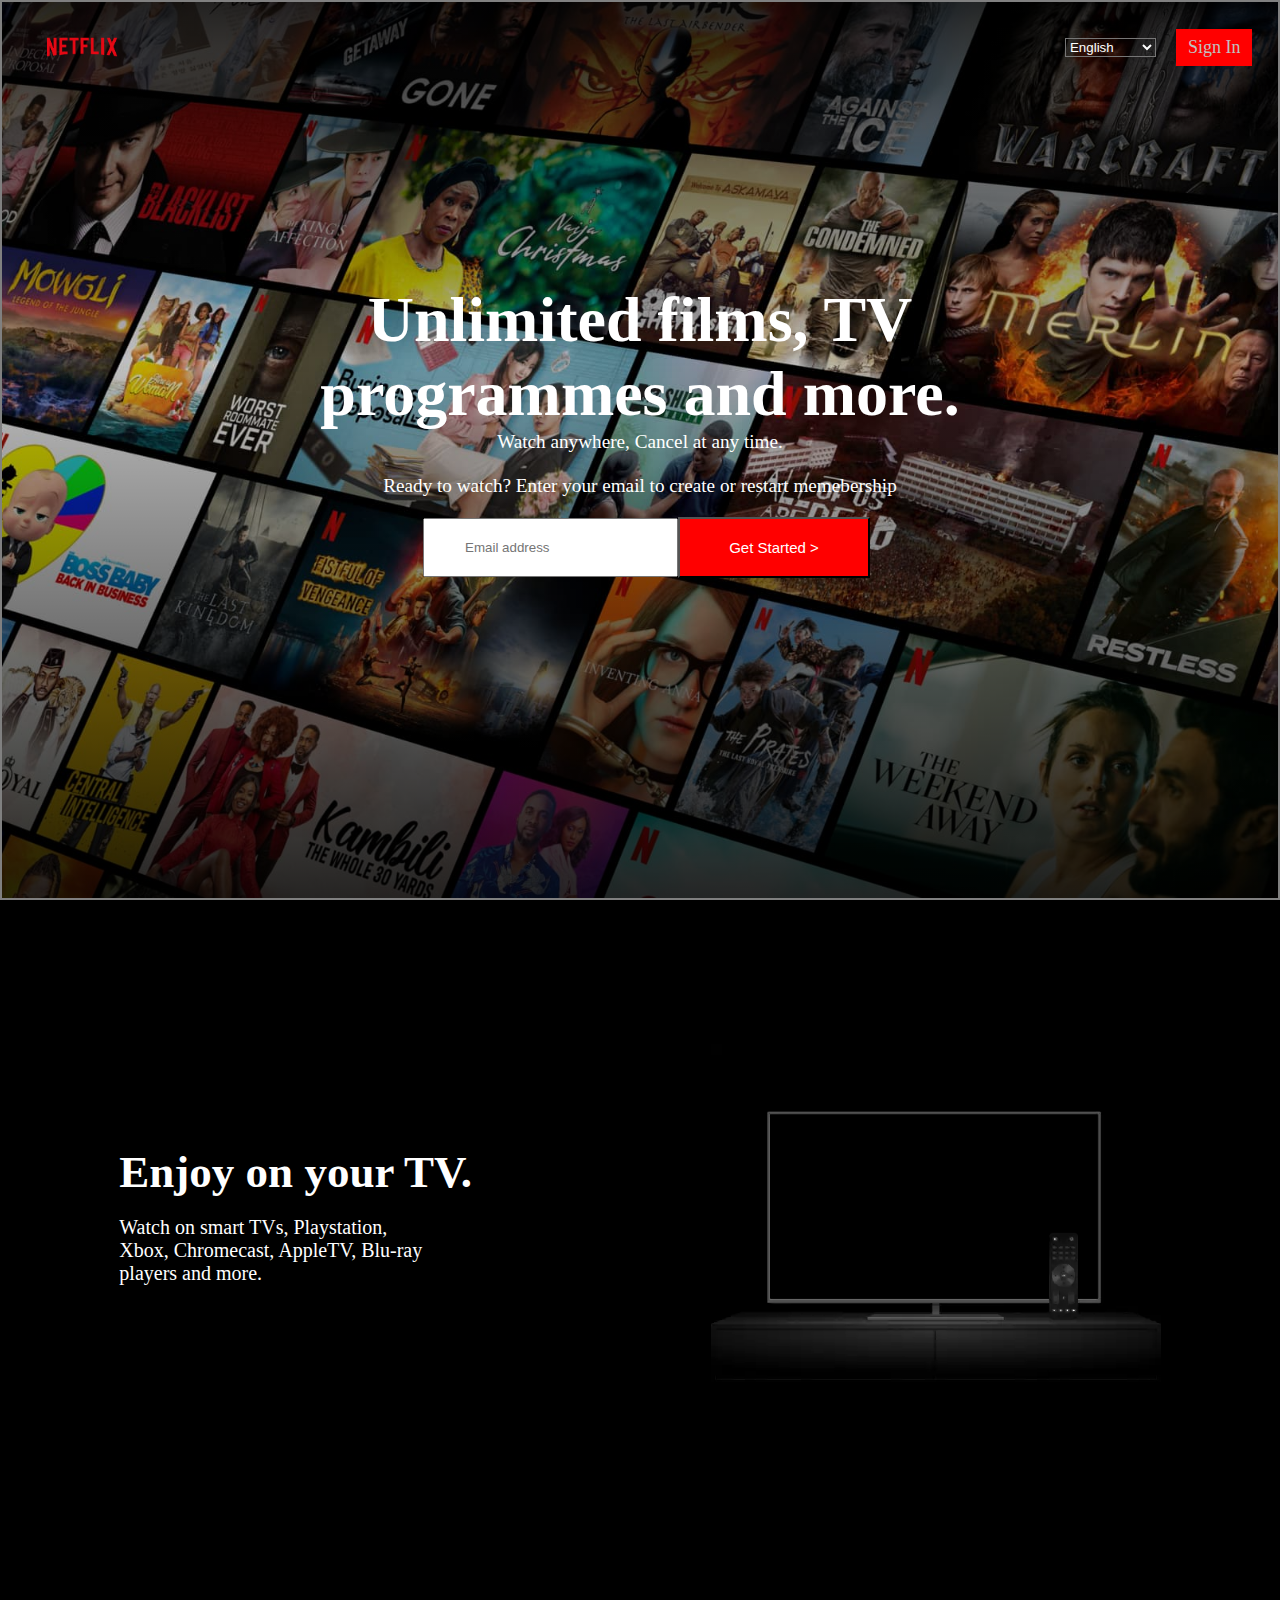
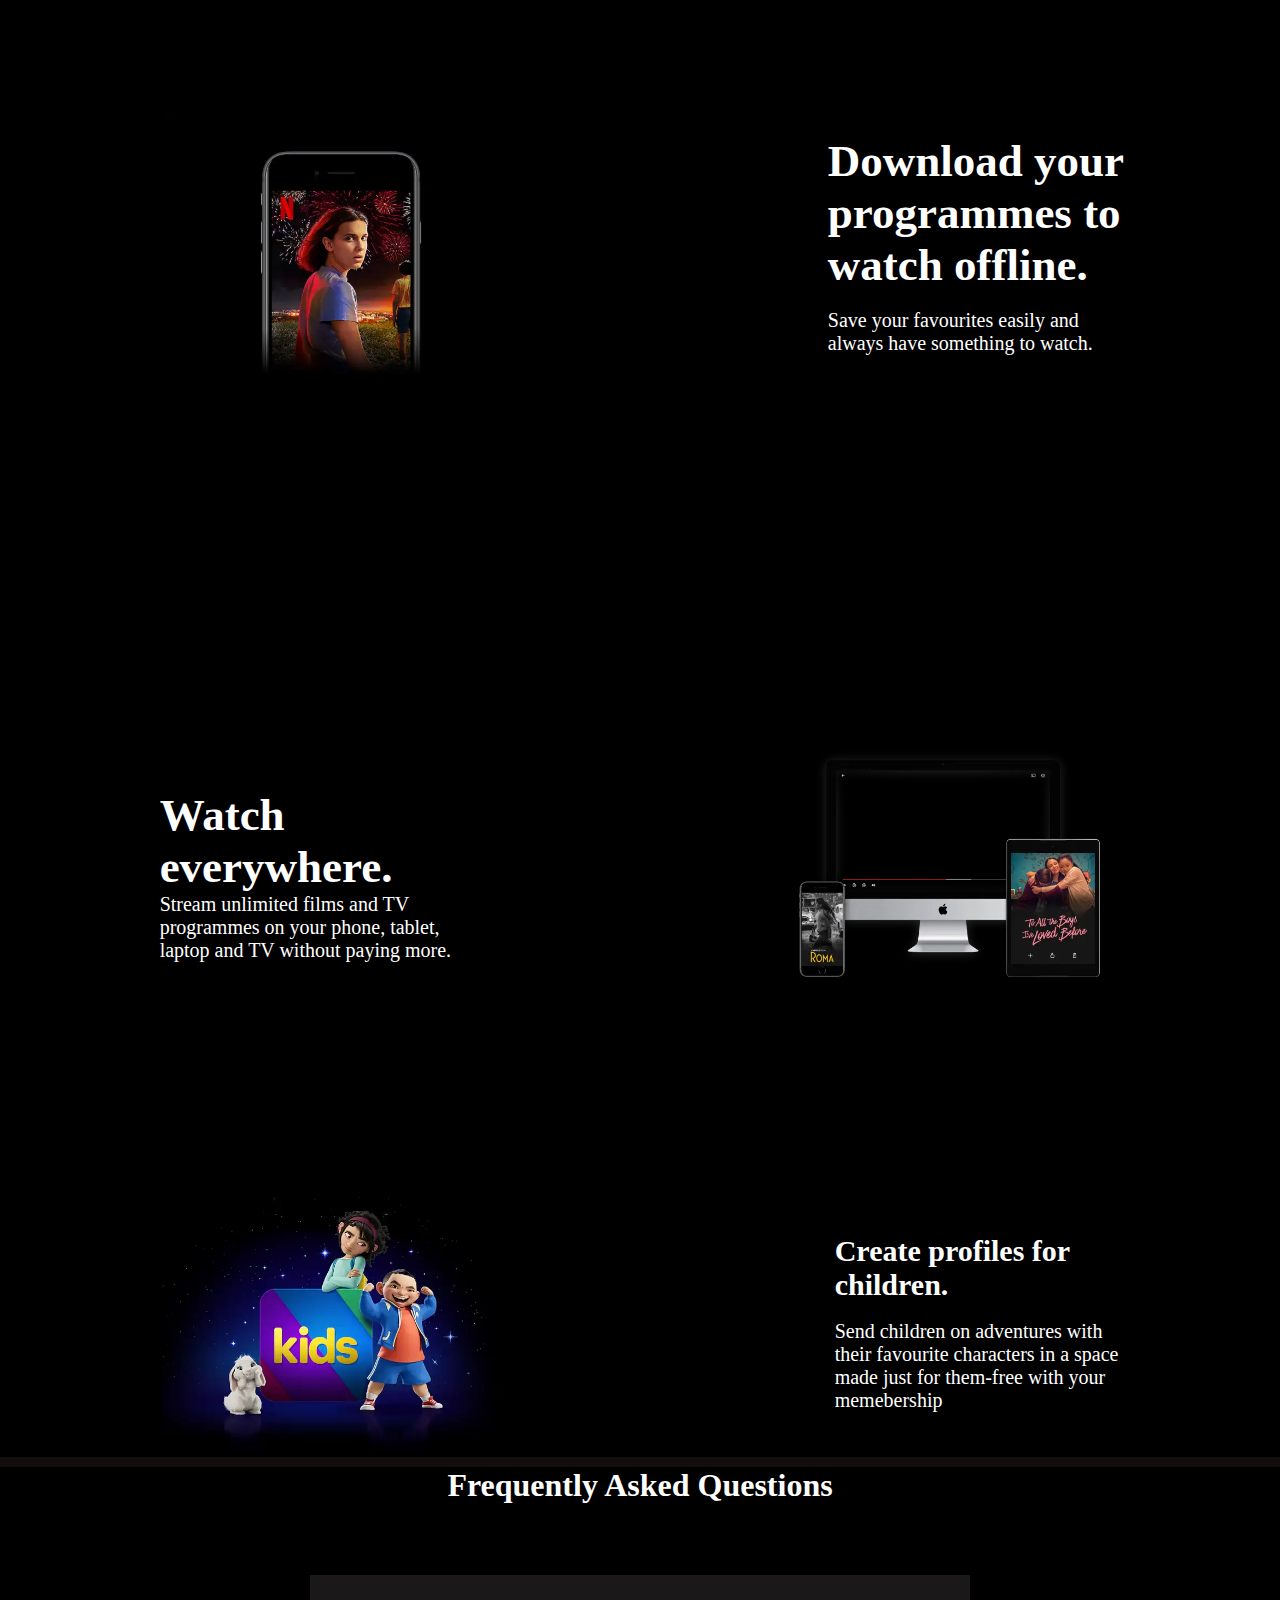
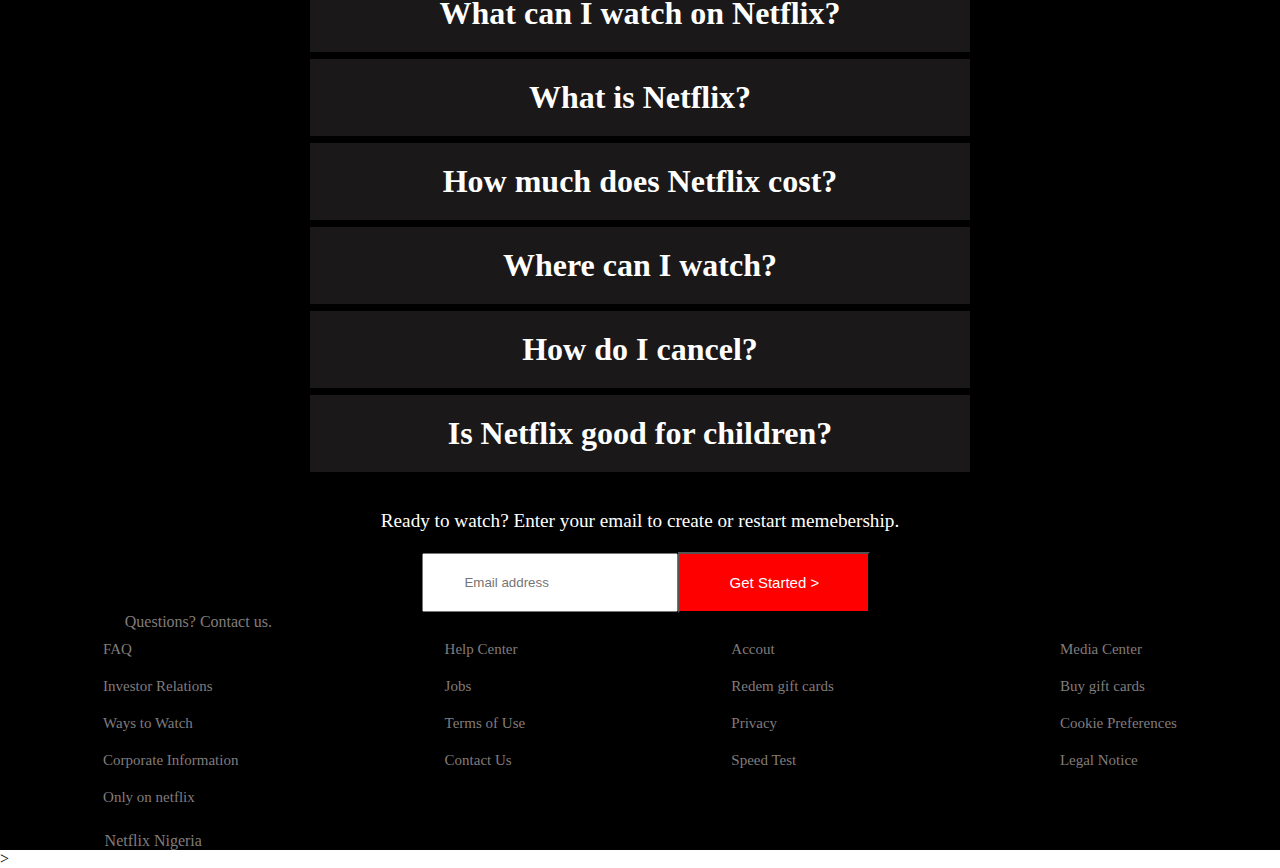
<file: index.html>
<!DOCTYPE html>
<html lang="en">
<head>
    <meta charset="UTF-8">
    <meta name="viewport" content="width=device-width, initial-scale=1.0">
    <title>Hompage</title>
    <link rel="stylesheet" href="look.css">
</head>
 <body>
     <!-- main body -->
    <main>
        <!-- Header -->
        <header>
            <!-- Netflix logo -->
    <div class="logo"><img src="./image/netflix logo.png" alt=""></div>
            <!-- select and option -->
    <div class="sign">
        <select name="" id="">
        <option value="">English</option>
        <option value="">Nederlands</option>
    </select>
            <!-- link  -->
        <a href="sign_in.html" target="_blank">Sign In</a> </div>
    </header>
         <!-- Section -->
    <section class="section1">
            <!-- Heading  -->
        <div class="txt1" >
            
      <h1>Unlimited films, TV
      </h1>
      <h1>programmes and more.</h1>
      </div>
     
                <!-- paragraph -->
    <div class="s_p">
        <p>Watch anywhere, Cancel at any time.</p>
     <br>
           
     <p>Ready to watch? Enter your email to create or restart memebership</p>
     </div>
                <!-- form -->
     <div>
         <form action="" class="frm">
     <input type="email" name="" id="" placeholder="Email address" class="email">
     
     <input type="button" value="Get Started >" class="btn">

     
         </form>
</div>
    </section>
     
    </main>
    <section>
        <div class="section2">
            <div>
            <h1 class="txt2">Enjoy on your TV.</h1>
            <br>
            <p class="p2">Watch on smart TVs, Playstation,<br> 
                Xbox, Chromecast, AppleTV, Blu-ray<br>
            players and more.</p>
            </div>
            <div  class="img1">
            <img src="./image/tv1.png" alt="tv1"  width="450px">
            </div>
        </div>
    </section>
    <section>
        <div class="section3">
            <div class="img2">
                <img src="./image/tv2.jpg" alt="tv2" width="350px">
            </div>
            <div>
                <h1 class="txt3">Download your <br> programmes to <br> watch offline.</h1>
                <br>
                <p class="p3">Save your favourites easily and <br> always have something to watch.</p>
            </div>
        </div>
    </section>
    
    <section>
        <div class="section4">

            <div>
                <h1 class="txt4">Watch <br>
                    everywhere. </h1>
                <p class="p3"> Stream unlimited films and TV <br> programmes on your phone, tablet, <br>laptop and TV without paying more.</p>
            </div>

            <div class="img3">
                <img src="./image/device-pile.png" alt="device-pile" width="350px">
            </div>
            
        </div>
    </section>

    <section>
        <div class="section5">

            <div class="img4">
                <img src="./image/tv4.jpg" alt="tv4" width="350px">
            </div>


            <div>
                <h1 class="txt5">Create profiles for <br> children.
                  </h1>
                  <br>
                <p class="p4"> Send children on adventures with <br> their favourite characters in a space <br> made just for them-free with your <br> memebership </p>
            </div>

            
            
        </div>
    </section>
    
     <section>
         <div class="section6">
           
                <h1 class="txt7" >Frequently Asked Questions</h1>

            <div class="head-text">
                <h1 class="faq1">What can I watch on Netflix?</h1>
                <h1 class="faq2">What is Netflix?</h1>
                <h1 class="faq3">How much does Netflix cost?</h1>
                <h1 class="faq4">Where can I watch?</h1>
                <h1 class="faq5">How do I cancel?</h1>
                <h1 class="faq6">Is Netflix good for children?</h1>
            </div>

        
             <div class="cls">
    <div class="s_p">
           
     <p>Ready to watch? Enter your email to create or restart memebership.</p>
     </div>
             </div>     

               
     <!-- <div> -->
         <form action="" class="frm">
     <input type="email" name="" id="" placeholder="Email address" class="email">
     
     <input type="button" value="Get Started >" class="btn">

    
         </form>
</div>
</div>
    </section>
    <section class="section8">
            <footer>
                <p  class="para1"><a href="">Questions? Contact us.</p></a>
            </footer>
            </section>
    <section>
        <footer class="section7">
            <div class="sect1">
                <ul>
                <li><a href="">FAQ</a></li>
                <li><a href="">Investor Relations</a></li>
                <li><a href="">Ways to Watch</a></li>
                <li><a href="">Corporate Information</a></li>
                <li><a href="">Only on netflix</a></li>
                
                </ul>
                <div  class="s_p1">
                <p>Netflix Nigeria</p>
            </div>
            </div>

            <div class="sect2">
                <ul>
               <li><a href="">Help Center</a></li> 
               <li><a href="">Jobs</a></li>
               <li><a href="">Terms of Use</a></li>
                <li><a href="">Contact Us</a></li>
                </ul>
            </div>

            <div class="sect3">
                <ul>
                <li><a href="">Accout</a></li>
                <li><a href="">Redem gift cards</a></li>
                <li><a href="">Privacy</a></li>
                <li><a href="">Speed Test</a></li>
                </ul>
            </div>

            <div class="sect4">
                 <ul>
                <li><a href="">Media Center</a></li>
                <li><a href="">Buy gift cards</a></li>
                <li><a href="">Cookie Preferences</a></li>
                <li><a href="">Legal Notice</a></li>
                </ul>
            </div>

        </footer>>
    </section>

</body>
</html>
</file>
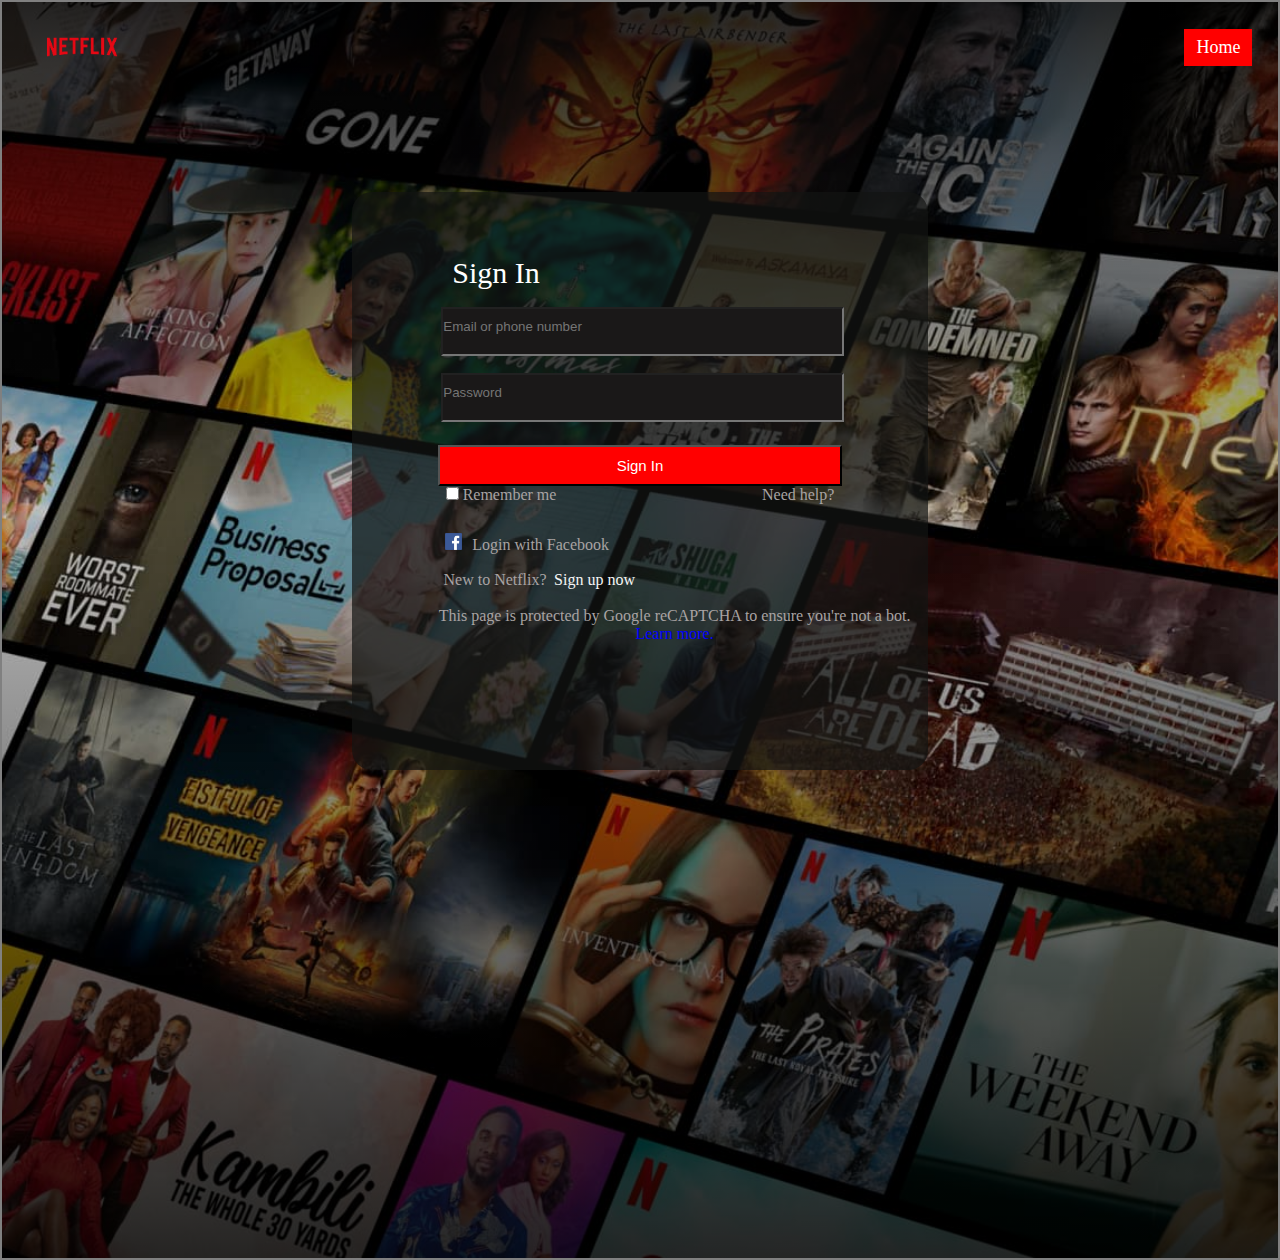
<file: sign_in.html>
<!DOCTYPE html>
<html lang="en">
<head>
    <meta charset="UTF-8">
    <meta name="viewport" content="width=device-width, initial-scale=1.0">
    <title>Sign In</title>
    <link rel="stylesheet" href="look.css">
</head>
<body>

     <!-- main body -->
    <main class="main1">
        <!-- Header -->
        <header>
            <!-- Netflix logo -->
    <div class="logo"><img src="./image/netflix logo.png" alt=""></div>

            <!-- link  -->
        <a href="practice.html" class="sign2">Home</a> </div>
    </header>
<section  class="section9">
    <div>
        <label for="" class="sub-text">Sign In</label>
        <br>
        <input type="text" placeholder="Email or phone number" class="email1"> <br>
        <input type="password" name="" id="" placeholder="Password" class="pass">
        <br>
        <input type="button" value="Sign In" class="s_n"> <br>
    </div>

    <div>
        <input type="checkbox" class="reb"> <span class="reb1"> Remember me </span>
        <a href="" class="fgt">Need help?</a>
    </div>

    <div class="fb_l" >
               <a href="https://m.facebook.com" class="fb_i"><img src="./image/faceN.png" alt="" class="fb_p">Login with Facebook</a>
    </div>

    <div class="sgn_f">
        <span class="sgn_f1">New to Netflix?</span><a href="https://netflix.com" class="sgn_f2">Sign up now</a>
    </div>

    <div class="cap">
        <span class="cap1">This page is protected by Google reCAPTCHA to  ensure you're not a bot.
        </span><a href="" class="cap2">Learn more.</a>
    </div>
    
    </section>
    </main>
</body>
</html>
</file>
<file: look.css>
/* body */
* {
    margin: 0%;
    padding: 0%;
    box-sizing: border-box;
    background-color: blacks;
}
    /* header */
header {   
    height: 10vh;
    /* border: 2px solid blue; */
    display: flex;
    justify-content: space-between;
    align-items: center;
}
    /* Main */
main{
    border: 2px solid gray;
    height: 100vh;
    background-image: linear-gradient(
        to top, 
        rgba(0, 0, 0, 0.8) 0,
        rgba(0, 0, 0, 0) 60%,
        rgba(0, 0, 0, 0.8) 100%),
        url(./image/Netf.jpg);

    background-size: cover;
    background-position: center center;
    background-repeat: no repeat
}
    /* section */

.section1{
    height: 90vh;
    width: auto;
    /* border: 2px solid green; */
}
    /* img class logo */
.logo img{
    width: 150px;
    display: flex;
    justify-content: flex-start;
    margin-left: 5px;
    padding: 8px 12px;


}
        /* class sign */
.sign {
    color: white;
    display: flex;
    justify-content: flex-end;
    /* width: 15px; */
    margin-right: 2%;
    align-items: center;
}
    /* anchor class of sign */
.sign a{
    color: silver;
    background-color: red;
    font-size: large;
    font-weight: 200px;
    /* font-style: italic; */
    text-decoration: none;
    padding: 8px 12px;
    
}
    /* select */
select{
    margin-right: 20px;
    color: white;
    background-color: transparent;
    height: 30%;
}
    /* Option */
option{
    background-color: black;
}
    /* class txt */
.txt1{
    color: white;
    text-align: center;
    margin-top: 15%;
    font-size: 2rem;
}
    /* class paragraph */
.s_p{
    color: white;
    text-align: center;
    /* margin-top: 10%; */
    font-size: 1.2rem;
}
    /* form */
.frm {
    display: flex;
    justify-content: center;
    align-items: center;
    margin-top: 20px;
    text-align: right;

}
.email {
    width: 20%;
    padding-left: 40px;
    padding-top: 20px;
    padding-bottom: 20px;
    margin-left: 1%;
}
.btn{
    width: 15%;
    padding: 20px 10px;
    background-color: red;
    color: white;
    font-size: 15px;
}
.section2 {
    display: flex;
    justify-content: space-around;
    align-items: center;
    flex: 1;
    /* align-items: center; */
    /* border: 10px dashed red; */
    background-color: black;
    
     height: 70vh;
    /* width: 10vw;
    width: 100%; */ 
}

.txt2{
    display: flex;
    justify-content:flex-start;
    align-items: center; 
    /* flex: 1; */
    text-align: left;
    font-size: 45px;
    /* border: 5px solid yellow; */
    color: white;
}
.p2 {
    text-align: left;
    font-size: 20px;
    color: white;
}
img.img1{
    display: flex;
    flex: 1;
    justify-self: flex-end;
     width: 300px;
    margin-right: 10%;
}
.section3 {
    display: flex;
    justify-content: space-around;
    align-items: center;
    /* flex: 1; */
    background-color: black;
    height: 70vh;
    /* width: 10vw; */
    /* width: 100%; */

    width: 100%;
    padding-left: 10px;
    padding-top: 20px;
    padding-bottom: 20px;



}
.txt3{
    display: flex;
    justify-content:flex-start;
    align-items: center; 
    /* flex: 1; */
    text-align: left;
    font-size: 45px;
    /* border: 5px solid yellow; */
    color: white;
}
.p3 {
    text-align: left;
    font-size: 20px;
    color: white;
}
img.img2{
    display: flex;
    flex: 1;
    justify-self: flex-end;
     width: 300px;
}


.section4 {
    display: flex;
    justify-content: space-around;
    align-items: center;
    /* flex: 1; */
    background-color: black;
    height: 70vh;
    /* width: 10vw; */
    /* width: 100%; */
}
.txt4{
    display: flex;
    justify-content:flex-start;
    align-items: center; 
    /* flex: 1; */
    text-align: left;
    font-size: 45px;
    /* border: 5px solid yellow; */
    color: white;
}
.p4 {
    text-align: left;
    font-size: 20px;
    color: white;
}
img.img3{
    display: flex;
    flex: 1;
    justify-self: flex-end;
     width: 300px;
}

.section5 {
    display: flex;
    justify-content: space-around;
    align-items: center;
    /* flex: 1; */
    background-color: black;
    /* height: 70vh; */
    /* width: 10vw; */
    /* width: 100%; */
}
.txt5{
    display: flex;
    justify-content:flex-start;
    align-items: center; 
    /* flex: 1; */
    text-align: left;
    font-size: 30px;
    /* border: 5px solid yellow; */
    color: white;
}
.p4 {
    text-align: left;
    /* font-size: 15px; */
    color: white;
}
img.img4{
    display: flex;
    flex: 1;
    justify-self: flex-end;
     width: 300px;
}
.section6   {
    background-color: black;
    /* height: auto; */
    width: auto;
    border-top: 10px solid rgba(19, 14, 14);
    border-bottom: rgba(19, 14, 14);
    text-align: center;
}
.cls{
    margin-top: 3%;
}

.head-text{
    /* height: 40vh; */
     display: inline-block;
    justify-content: center ;
    text-align: center;
    margin-top: 5%;
}
.txt7{
    color: white;
    text-align: center;
    font-size: 2rem;
}
.faq1 {
    margin-top: 7px;
    background-color: rgba(26, 24, 24);
    padding: 20px 130px;
    color: white;
}
.faq2 {
    margin-top: 7px;
    background-color: rgba(26, 24, 24);
    padding: 20px 10px;
    color: white;
}
.faq3 {
    margin-top: 7px;
    background-color: rgba(26, 24, 24);
    padding: 20px 10px;
    color: white;
}
.faq4 {
    margin-top: 7px;
    background-color: rgba(26, 24, 24);
    padding: 20px 10px;
    color: white;
}
.faq5 {
    margin-top: 7px;
    background-color: rgba(26, 24, 24);
    padding: 20px 10px;
    color: white;
}
.faq6 {
    margin-top: 7px;
    background-color: rgba(26, 24, 24);
    padding: 20px 10px;
    color: white;
}
.section8{
    background-color: black;
}
.para1{
    color: white;
    display: flex;
    justify-content: flex-start;
    margin-left: 5%;
}
.para1 a{
    margin-left: 5%;
    color: rgb(128, 124, 124);
    text-decoration: none;
}
.para1 a:hover{
    text-decoration: underline;
}

.section7{
    /* height: 70vh;
    width: 200vh; */
    display: flex;
    justify-content: space-around;
    background-color: black;
}


.sect1 ul li{
    display: flex;
    justify-content: flex-start;
    list-style: none;
    text-decoration: none;

}
.sect1 a{
    color:  rgb(128, 124, 124);
    font-size: 15px;
    font-weight: 50px;
     padding: 10px 15px;
     text-decoration: none;
}
.sect1 a:hover{
    text-decoration: underline;
}

.sect2 ul li{
    display: flex;
    justify-content: flex-start;
    list-style: none;
}
.sect2 a{
    color: rgb(128, 124, 124);
    font-size: 15px;
    font-weight: 50px;
     padding: 10px 15px;
    text-decoration: none;
    text-align: right;
}
.sect2 a:hover{
    text-decoration: underline;
} 
.sect3 ul li{
    display: flex;
    justify-content: flex-start;
    list-style: none;
}
.sect3 a{
    color: rgb(128, 124, 124);
    font-size: 15px;
    font-weight: 50px;
     padding: 10px 15px;
     text-decoration: none;
     text-align: left;
} 
.sect3 a:hover{
    text-decoration: underline;
}

.sect4 ul li{
    display: flex;
    justify-content: flex-start;
    /* list-style: none; */

}
.sect4 a{
    color: rgb(128, 124, 124);
    font-size: 15px;
    font-weight: 50px;
     padding: 10px 15px;
     text-decoration: none;
     margin-left: 20px;
}
.sect4 a:hover{
    text-decoration: underline;
} 
.s_p1{
    font-size: 17x;
    color:  rgb(128, 124, 124);
    margin-left: 10%;
    margin-top: 10%;
}
main.main1{
    height: 140vh;
    background-image: linear-gradient(
        to top, 
        rgba(0, 0, 0, 0.8) 0,
        rgb(0, 0, 0, 0) 60%,
        rgba(0, 0, 0, 0.8) 100%),
        url(./image/Netf.jpg);

    background-size: cover;
    background-position: center center;
    background-repeat: no repeat
}
.sign2{
    color: white;
    background-color: red;
    display: flex;
    justify-content: flex-end;
    margin-right: 2%;
    font-size: large;
    font-weight: 200px;
    text-decoration: none;
    padding: 8px 12px;
}
.section9 {
    display: block;
    justify-content: center;
    text-align: center;
    margin-block: 30px;
    max-block-size: 90%;
    background: rgb(18, 20, 18, .7);
    width: auto;
    height: auto;
    padding-block: 10% 10%;
     margin-block: 10%;
    padding-top: 5%;
    margin-right: 35%;
    margin-left: 50%;
    margin: 100px 350px;
    border-radius: 20px;
} 

label.sub-text {
     color: white;
    background-color: transparent;
    font-size: 30px;
    margin-right: 50%;
}
input.email1{
    color: white;
     width: 70%;
    padding-left: 40px 20px;
    padding-top: 10px;
    padding-bottom: 20px; 
    margin-left: 1%;
    background-color: rgba(26, 24, 24);
    margin-top: 3%;
    align-items: center;
}
input.pass{
    color: white;
     width: 70%;
     padding-left: 40px 20px;
    padding-top: 10px;
    padding-bottom: 20px; 
     margin-left: 1%;
    background-color: rgba(26, 24, 24);
    margin-top: 3%;
    text-align: left;
}
input.s_n{
     width: 70%;
    padding: 10px 10px;
    background-color: red;
    color: white;
    font-size: 15px;
    margin-top: 4%;
}
input.reb {
    background-color: dimgray;
    color: dimgray;
}
.fgt{
    margin-left: 10%;
    color: rgb(168, 163, 163);
    text-decoration: none;
}
.reb1{
     margin-right: 25% ;
     color: rgb(168, 163, 163);
}
.fb_l{
    margin-right: 41%;
    margin-top: 5%;
}
.fb_l a{
    text-decoration: none;
    color: rgb(168, 163, 163);
    text-align: 10px;
}
.fb_i {
    margin-left: 3%;
}
.fb_p{
    margin-right: 3%;
    width: 17px; 
    height: 17px;
}
.sgn_f{
    margin-top: 3%;
    margin-right: 35%;
}
.sgn_f1{
    color: rgb(168, 163, 163);
}
.sgn_f2{
    text-decoration: none;
    color: whitesmoke;
    margin-left: 2%;
}
.cap{
     margin-top: 3%;
    margin-left: 12%;
}
.cap1{
   color: rgb(168, 163, 163)
}
.cap2{
    text-decoration: none;
    color: blue;
}
</file>
